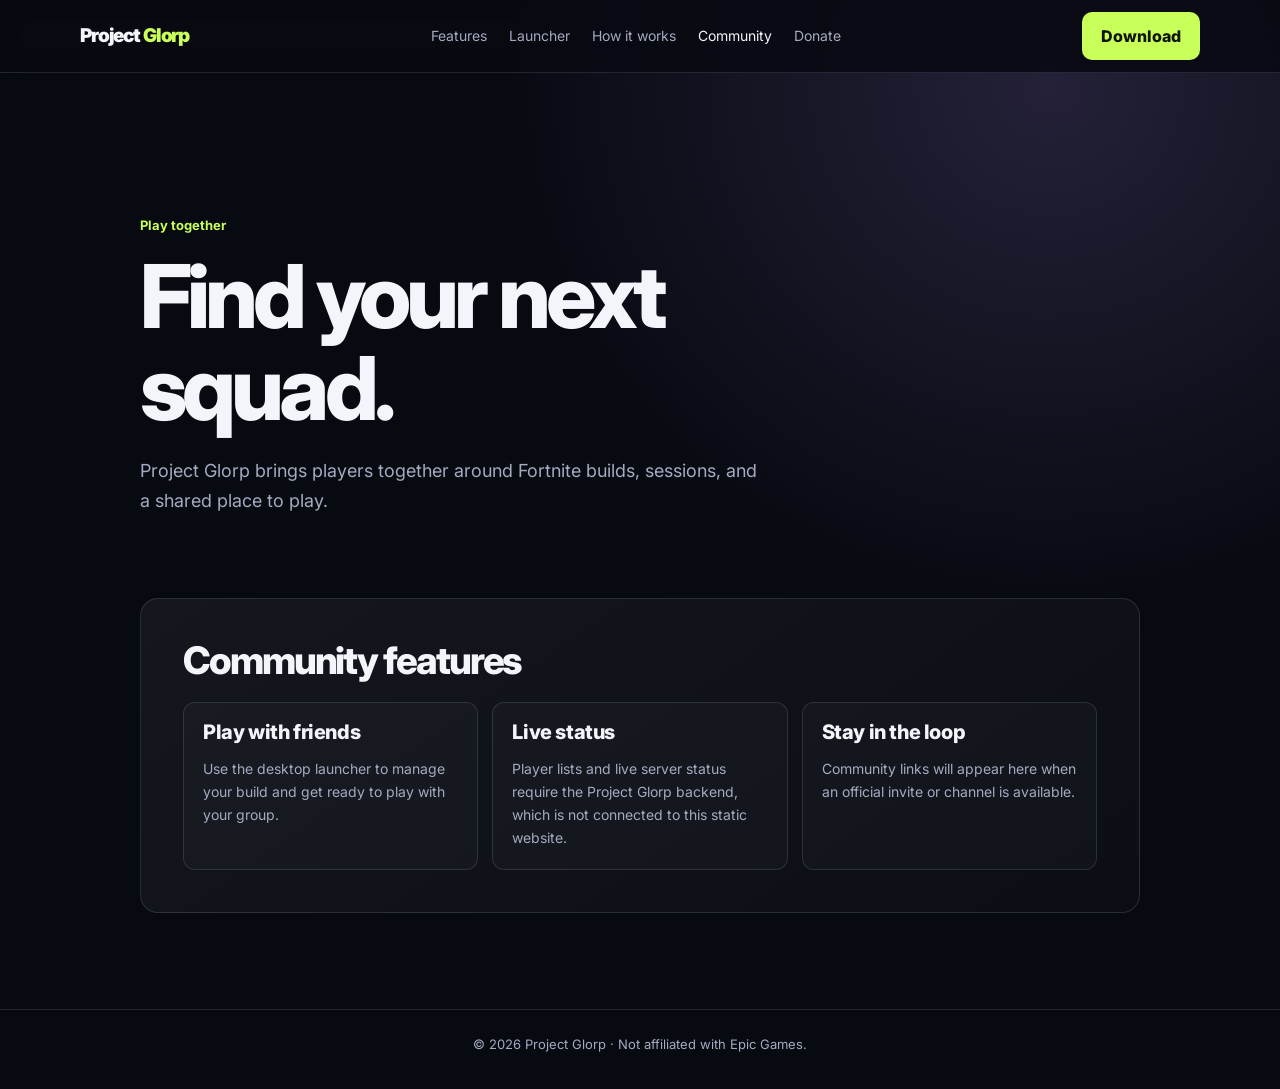
<file: community/index.html>
<!doctype html>
<html lang="en">
<head>
  <meta charset="utf-8">
  <meta name="viewport" content="width=device-width, initial-scale=1">
  <meta name="theme-color" content="#080a12">
  <meta name="description" content="Find out about the Project Glorp community.">
  <title>Community | Project Glorp</title>
  <link rel="preconnect" href="https://fonts.googleapis.com">
  <link rel="preconnect" href="https://fonts.gstatic.com" crossorigin>
  <link href="https://fonts.googleapis.com/css2?family=Inter:wght@400;500;600;700;800;900&display=swap" rel="stylesheet">
  <link rel="stylesheet" href="../site-pages.css">
</head>
<body>
  <header class="site-header">
    <nav class="site-nav" aria-label="Main navigation">
      <a class="wordmark" href="../">Project <span>Glorp</span></a>
      <div class="nav-links">
        <a href="../#features">Features</a>
        <a href="../launcher/">Launcher</a>
        <a href="../#how">How it works</a>
        <a href="../community/" aria-current="page">Community</a>
        <a href="../donation/">Donate</a>
      </div>
      <a class="download-link" href="../download/Halo-Launcher-0.0.21-Setup.exe" download>Download</a>
    </nav>
  </header>
  <main class="page-main">
    <section class="page-hero">
      <p class="eyebrow">Play together</p>
      <h1>Find your next squad.</h1>
      <p>Project Glorp brings players together around Fortnite builds, sessions, and a shared place to play.</p>
    </section>
    <section class="content-section" aria-labelledby="community-title">
      <div class="content-panel">
        <h2 id="community-title">Community features</h2>
        <div class="item-list">
          <article class="item">
            <h2>Play with friends</h2>
            <p>Use the desktop launcher to manage your build and get ready to play with your group.</p>
          </article>
          <article class="item">
            <h2>Live status</h2>
            <p>Player lists and live server status require the Project Glorp backend, which is not connected to this static website.</p>
          </article>
          <article class="item">
            <h2>Stay in the loop</h2>
            <p>Community links will appear here when an official invite or channel is available.</p>
          </article>
        </div>
      </div>
    </section>
  </main>
  <footer class="site-footer">© <span id="year"></span> Project Glorp · Not affiliated with Epic Games.</footer>
  <script>document.getElementById('year').textContent = new Date().getFullYear();</script>
</body>
</html>
</file>
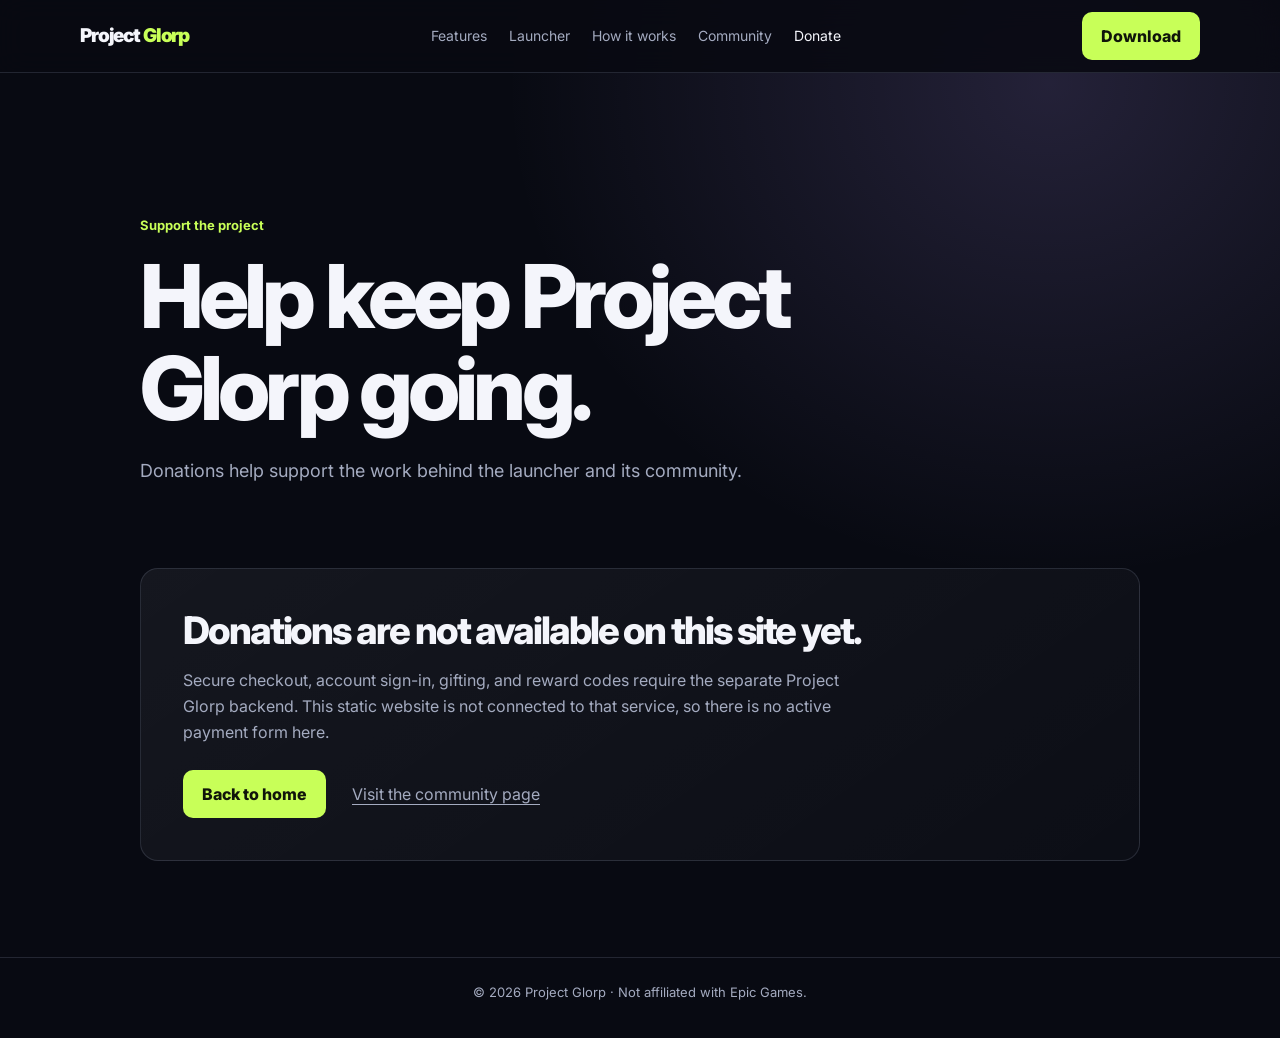
<file: donation/index.html>
<!doctype html>
<html lang="en">
<head>
  <meta charset="utf-8">
  <meta name="viewport" content="width=device-width, initial-scale=1">
  <meta name="theme-color" content="#080a12">
  <meta name="description" content="Support Project Glorp.">
  <title>Donations | Project Glorp</title>
  <link rel="preconnect" href="https://fonts.googleapis.com">
  <link rel="preconnect" href="https://fonts.gstatic.com" crossorigin>
  <link href="https://fonts.googleapis.com/css2?family=Inter:wght@400;500;600;700;800;900&display=swap" rel="stylesheet">
  <link rel="stylesheet" href="../site-pages.css">
</head>
<body>
  <header class="site-header">
    <nav class="site-nav" aria-label="Main navigation">
      <a class="wordmark" href="../">Project <span>Glorp</span></a>
      <div class="nav-links">
        <a href="../#features">Features</a>
        <a href="../launcher/">Launcher</a>
        <a href="../#how">How it works</a>
        <a href="../community/">Community</a>
        <a href="../donation/" aria-current="page">Donate</a>
      </div>
      <a class="download-link" href="../download/Halo-Launcher-0.0.21-Setup.exe" download>Download</a>
    </nav>
  </header>
  <main class="page-main">
    <section class="page-hero">
      <p class="eyebrow">Support the project</p>
      <h1>Help keep Project Glorp going.</h1>
      <p>Donations help support the work behind the launcher and its community.</p>
    </section>
    <section class="content-section" aria-labelledby="donation-title">
      <div class="content-panel">
        <h2 id="donation-title">Donations are not available on this site yet.</h2>
        <p>Secure checkout, account sign-in, gifting, and reward codes require the separate Project Glorp backend. This static website is not connected to that service, so there is no active payment form here.</p>
        <div class="action-row">
          <a class="button" href="../">Back to home</a>
          <a class="secondary-link" href="../community/">Visit the community page</a>
        </div>
      </div>
    </section>
  </main>
  <footer class="site-footer">© <span id="year"></span> Project Glorp · Not affiliated with Epic Games.</footer>
  <script>document.getElementById('year').textContent = new Date().getFullYear();</script>
</body>
</html>
</file>
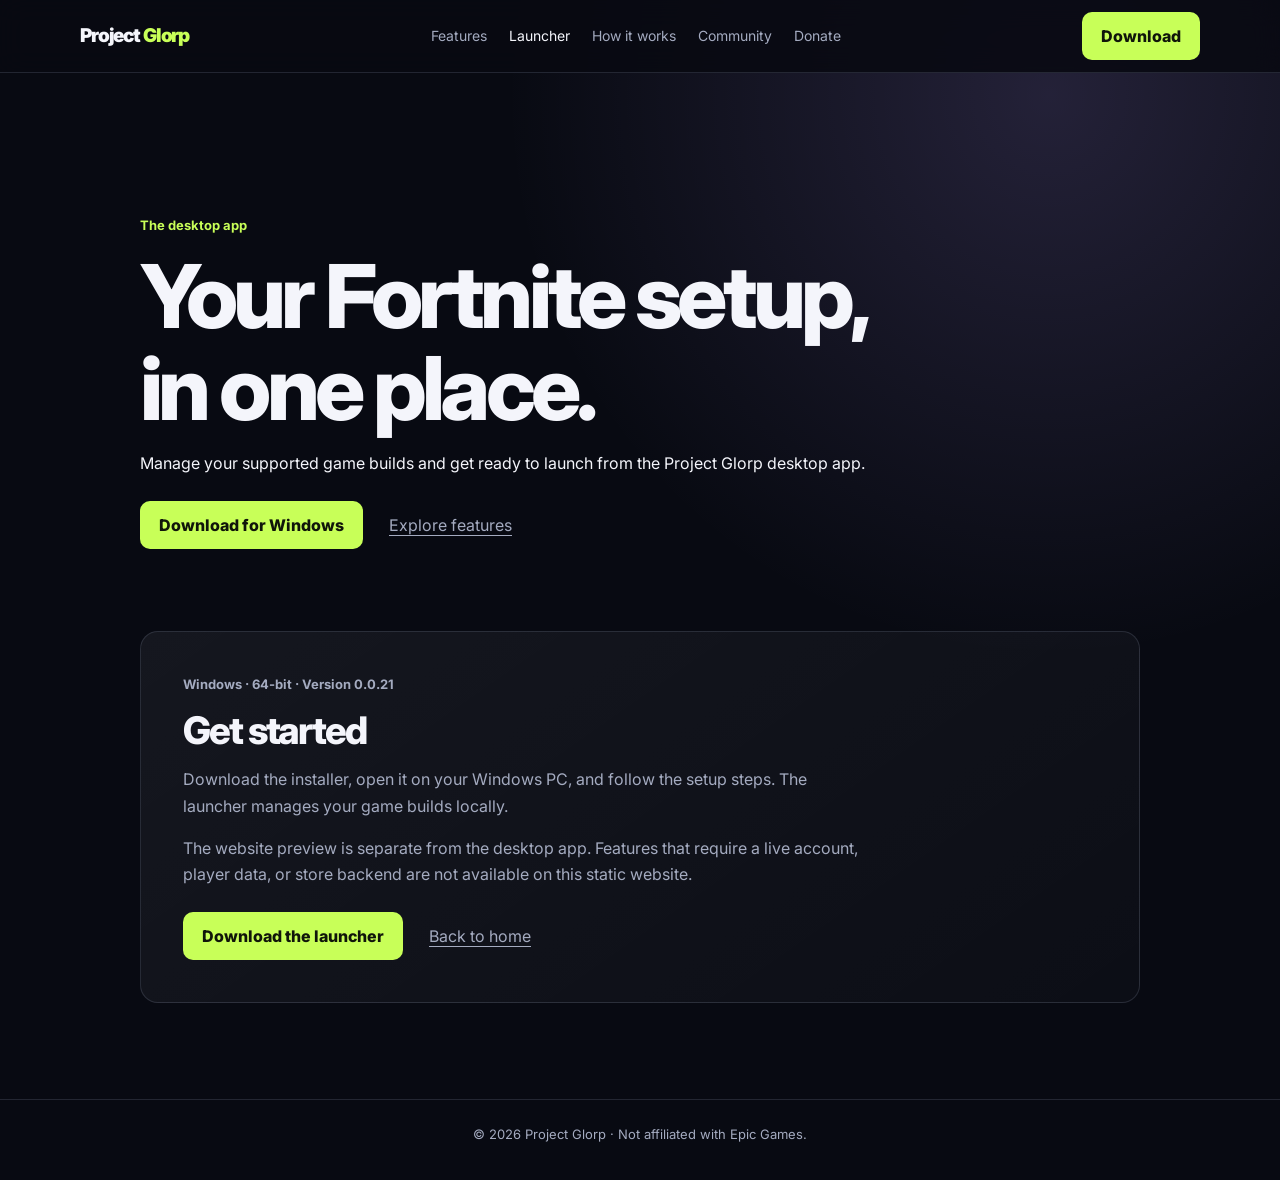
<file: launcher/index.html>
<!doctype html>
<html lang="en">
<head>
  <meta charset="utf-8">
  <meta name="viewport" content="width=device-width, initial-scale=1">
  <meta name="theme-color" content="#080a12">
  <meta name="description" content="Download the Project Glorp launcher for Windows and learn what it does.">
  <title>Launcher | Project Glorp</title>
  <link rel="preconnect" href="https://fonts.googleapis.com">
  <link rel="preconnect" href="https://fonts.gstatic.com" crossorigin>
  <link href="https://fonts.googleapis.com/css2?family=Inter:wght@400;500;600;700;800;900&display=swap" rel="stylesheet">
  <link rel="stylesheet" href="../site-pages.css">
</head>
<body>
  <header class="site-header">
    <nav class="site-nav" aria-label="Main navigation">
      <a class="wordmark" href="../">Project <span>Glorp</span></a>
      <div class="nav-links">
        <a href="../#features">Features</a>
        <a href="../launcher/" aria-current="page">Launcher</a>
        <a href="../#how">How it works</a>
        <a href="../community/">Community</a>
        <a href="../donation/">Donate</a>
      </div>
      <a class="download-link" href="../download/Halo-Launcher-0.0.21-Setup.exe" download>Download</a>
    </nav>
  </header>
  <main class="page-main">
    <section class="page-hero">
      <p class="eyebrow">The desktop app</p>
      <h1>Your Fortnite setup, in one place.</h1>
      <p>Manage your supported game builds and get ready to launch from the Project Glorp desktop app.</p>
      <div class="action-row">
        <a class="button" href="../download/Halo-Launcher-0.0.21-Setup.exe" download>Download for Windows</a>
        <a class="secondary-link" href="../#features">Explore features</a>
      </div>
    </section>
    <section class="content-section" aria-labelledby="launcher-details-title">
      <div class="content-panel">
        <p class="eyebrow">Windows · 64-bit · Version 0.0.21</p>
        <h2 id="launcher-details-title">Get started</h2>
        <p>Download the installer, open it on your Windows PC, and follow the setup steps. The launcher manages your game builds locally.</p>
        <p>The website preview is separate from the desktop app. Features that require a live account, player data, or store backend are not available on this static website.</p>
        <div class="action-row">
          <a class="button" href="../download/Halo-Launcher-0.0.21-Setup.exe" download>Download the launcher</a>
          <a class="secondary-link" href="../">Back to home</a>
        </div>
      </div>
    </section>
  </main>
  <footer class="site-footer">© <span id="year"></span> Project Glorp · Not affiliated with Epic Games.</footer>
  <script>document.getElementById('year').textContent = new Date().getFullYear();</script>
</body>
</html>
</file>
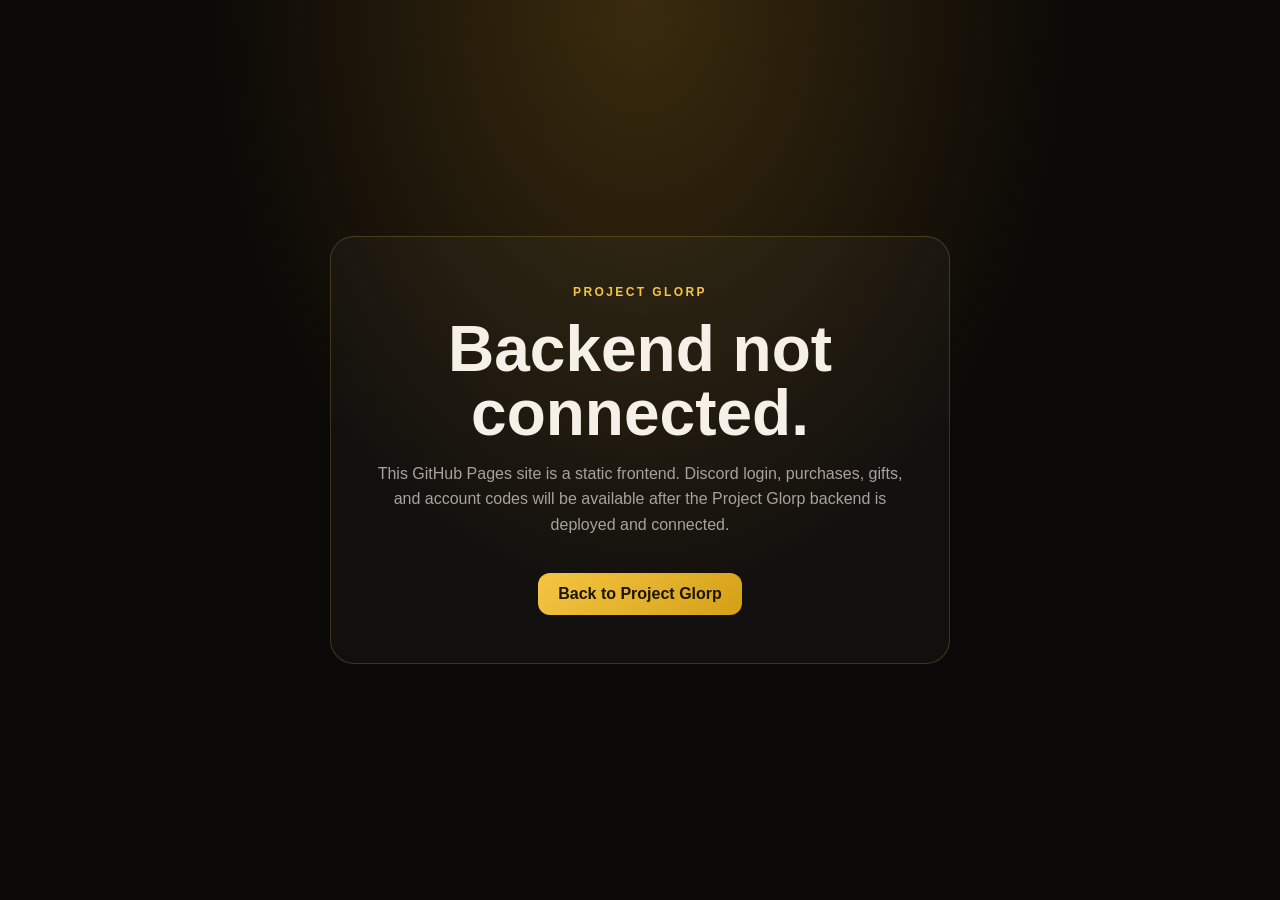
<file: login/index.html>
<!doctype html>
<html lang="en">
<head>
  <meta charset="utf-8">
  <meta name="viewport" content="width=device-width, initial-scale=1">
  <meta name="theme-color" content="#0b0907">
  <title>Account login unavailable | Project Glorp</title>
  <style>
    :root { color-scheme: dark; font-family: Inter, "Segoe UI", Arial, sans-serif; background: #0b0907; color: #f5f1e8; }
    * { box-sizing: border-box; }
    body { display: grid; min-height: 100vh; margin: 0; place-items: center; padding: 24px; background: radial-gradient(ellipse at 50% 0, #3a2b0d 0, transparent 48%), #0b0907; }
    main { width: min(620px, 100%); padding: 48px 32px; border: 1px solid #f5c54233; border-radius: 24px; background: #ffffff08; text-align: center; }
    .eyebrow { color: #f5c542; font-size: 12px; font-weight: 800; letter-spacing: .2em; text-transform: uppercase; }
    h1 { margin: 18px 0 12px; font-size: clamp(36px, 8vw, 64px); line-height: 1; }
    p { color: #a8a29e; line-height: 1.6; }
    a { display: inline-flex; margin-top: 20px; padding: 12px 20px; border-radius: 12px; background: linear-gradient(135deg, #f5c542, #d4a017); color: #1a1400; font-weight: 800; text-decoration: none; }
    a:focus-visible { outline: 2px solid #f5c542; outline-offset: 4px; }
  </style>
</head>
<body>
  <main>
    <div class="eyebrow">Project Glorp</div>
    <h1>Backend not connected.</h1>
    <p>This GitHub Pages site is a static frontend. Discord login, purchases, gifts, and account codes will be available after the Project Glorp backend is deployed and connected.</p>
    <a href="../">Back to Project Glorp</a>
  </main>
</body>
</html>
</file>
<file: site-pages.css>
:root {
  color-scheme: dark;
  --page-bg: #080a12;
  --page-panel: #111522;
  --page-border: rgba(173, 183, 218, .16);
  --page-accent: #c8ff58;
  --page-text: #f4f5fb;
  --page-muted: #a4abc0;
  font-family: Inter, "Segoe UI", Arial, sans-serif;
  background: var(--page-bg);
  color: var(--page-text);
}

* { box-sizing: border-box; }
body {
  min-width: 320px;
  min-height: 100vh;
  margin: 0;
  background:
    radial-gradient(ellipse at 82% 8%, rgba(181, 154, 255, .16), transparent 34rem),
    var(--page-bg);
  font-size: 16px;
  line-height: 1.65;
}
a { color: inherit; text-decoration: none; }
a:focus-visible { outline: 2px solid var(--page-accent); outline-offset: 4px; }
.site-header {
  position: sticky;
  top: 0;
  z-index: 2;
  border-bottom: 1px solid var(--page-border);
  background: rgba(8, 10, 18, .88);
  backdrop-filter: blur(14px);
}
.site-nav {
  display: flex;
  width: min(1120px, calc(100% - 40px));
  min-height: 72px;
  align-items: center;
  justify-content: space-between;
  gap: 24px;
  margin: 0 auto;
}
.wordmark { font-size: 19px; font-weight: 900; letter-spacing: -.06em; white-space: nowrap; }
.wordmark span { color: var(--page-accent); }
.nav-links { display: flex; flex-wrap: wrap; gap: 22px; color: var(--page-muted); font-size: 14px; }
.nav-links a:hover, .nav-links a[aria-current="page"] { color: var(--page-text); }
.download-link, .button {
  display: inline-flex;
  min-height: 46px;
  align-items: center;
  justify-content: center;
  padding: 10px 18px;
  border: 1px solid transparent;
  border-radius: 10px;
  background: var(--page-accent);
  color: #10150a;
  font-weight: 800;
  transition: filter .16s ease, transform .16s ease;
}
.download-link:hover, .button:hover { filter: brightness(1.08); transform: translateY(-1px); }
.page-main { width: min(1000px, calc(100% - 40px)); margin: 0 auto; }
.page-hero { padding: clamp(72px, 12vw, 142px) 0 58px; }
.eyebrow { margin: 0 0 15px; color: var(--page-accent); font-size: 13px; font-weight: 700; }
h1, h2 { margin: 0; font-weight: 800; letter-spacing: -.055em; line-height: 1.04; }
h1 { max-width: 780px; font-size: clamp(44px, 8vw, 88px); }
h2 { font-size: clamp(26px, 4vw, 38px); }
.page-hero > p:last-child { max-width: 620px; margin: 22px 0 0; color: var(--page-muted); font-size: 18px; }
.content-section { padding: 24px 0 96px; }
.content-panel {
  padding: clamp(24px, 5vw, 42px);
  border: 1px solid var(--page-border);
  border-radius: 18px;
  background: linear-gradient(145deg, rgba(255,255,255,.055), rgba(255,255,255,.018));
}
.content-panel p { max-width: 68ch; color: var(--page-muted); }
.action-row { display: flex; flex-wrap: wrap; gap: 12px; margin-top: 24px; }
.secondary-link { display: inline-flex; min-height: 46px; align-items: center; padding: 10px 14px; color: var(--page-muted); text-decoration: underline; text-underline-offset: 4px; }
.item-list { display: grid; grid-template-columns: repeat(auto-fit, minmax(210px, 1fr)); gap: 14px; margin-top: 22px; }
.item { padding: 19px; border: 1px solid var(--page-border); border-radius: 12px; background: rgba(255,255,255,.025); }
.item h2 { font-size: 20px; letter-spacing: -.02em; }
.item p { margin-bottom: 0; font-size: 14px; }
.site-footer { padding: 24px 20px 34px; border-top: 1px solid var(--page-border); color: var(--page-muted); text-align: center; font-size: 13px; }
.site-footer a { color: var(--page-accent); }
@media (max-width: 760px) {
  .site-nav { width: min(100% - 28px, 1120px); min-height: 64px; flex-wrap: wrap; padding: 12px 0; }
  .nav-links { order: 3; width: 100%; gap: 8px 18px; font-size: 13px; }
  .download-link { min-height: 40px; padding: 8px 12px; font-size: 13px; }
  .page-main { width: min(100% - 28px, 1000px); }
  .page-hero > p:last-child { font-size: 16px; }
}
@media (prefers-reduced-motion: reduce) {
  *, *::before, *::after { scroll-behavior: auto !important; transition-duration: .01ms !important; }
}
</file>
